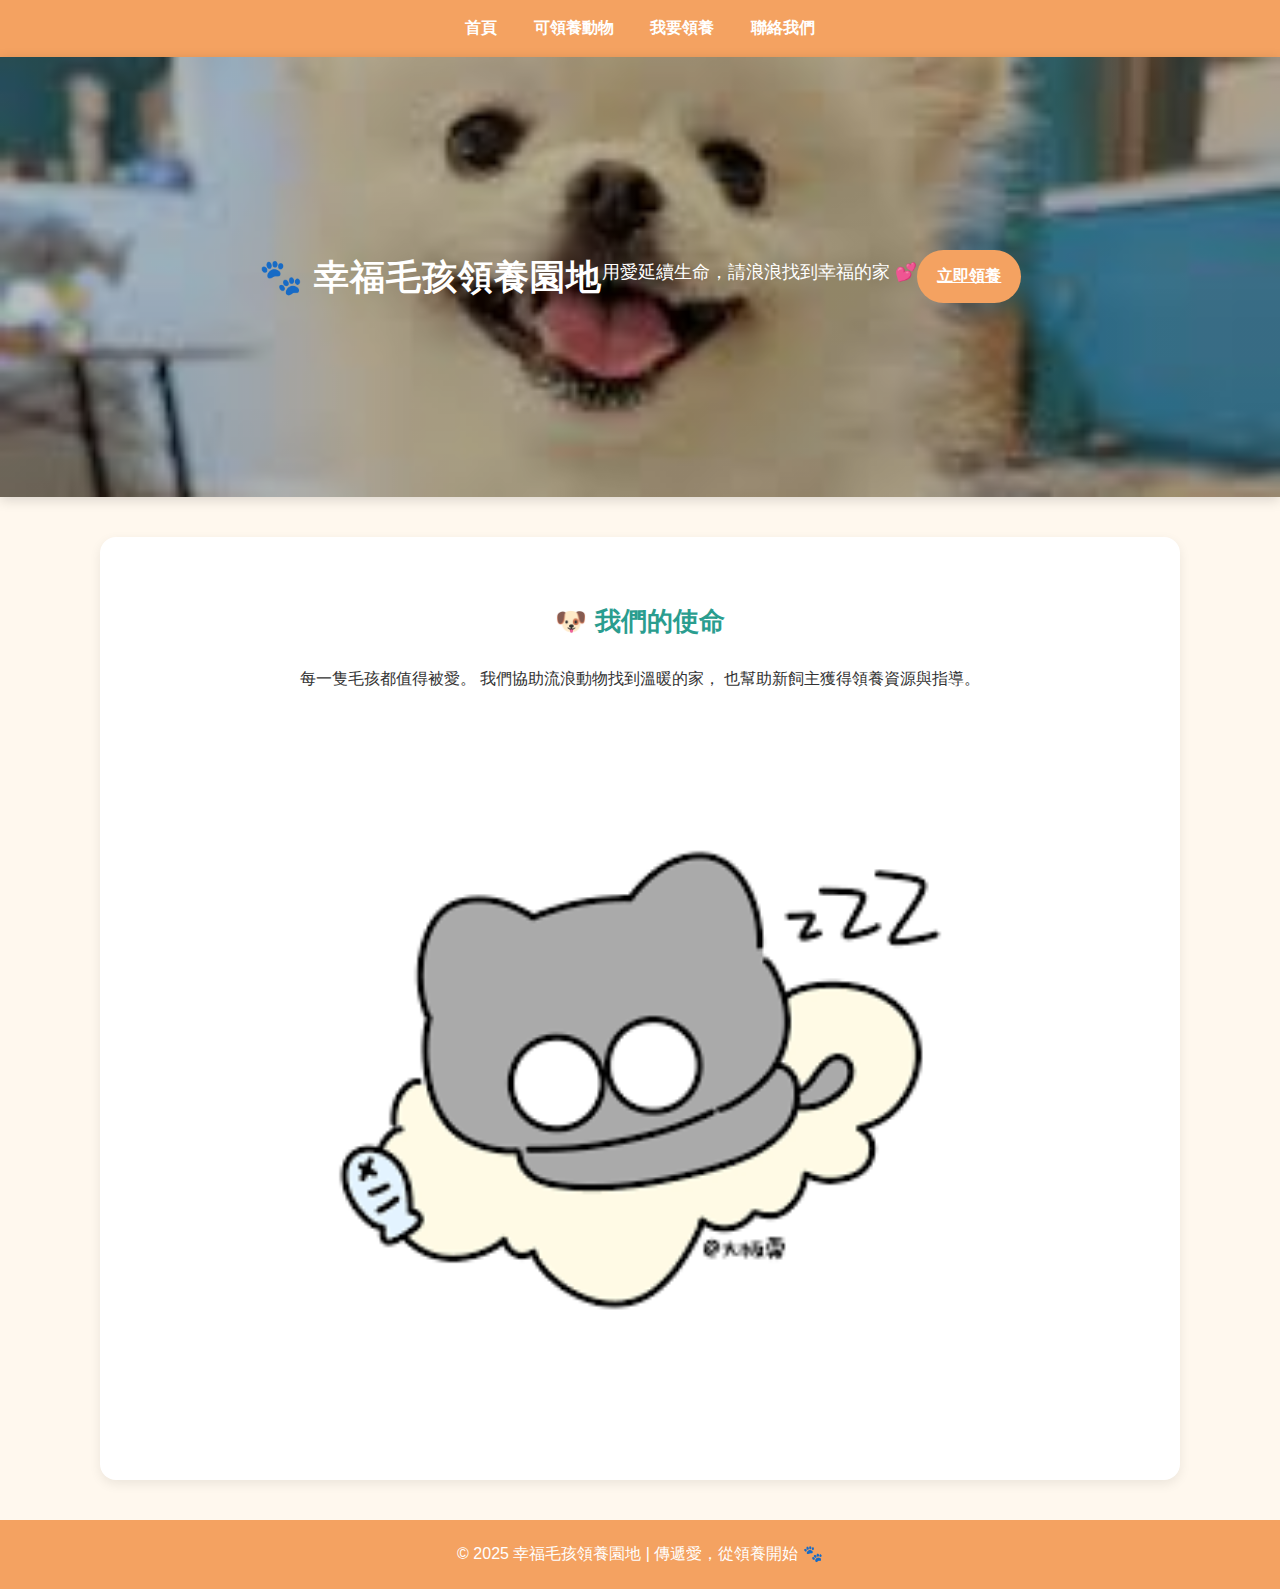
<file: index.html>
<!DOCTYPE html>
<html lang="zh-Hant">
<head>
  <meta charset="UTF-8">
  <title>幸福毛孩領養園地</title>
  <link rel="stylesheet" href="style.css">
</head>
<body>
  <nav class="nav">
    <a href="index.html" class="nav__link">首頁</a>
    <a href="animals.html" class="nav__link">可領養動物</a>
    <a href="adopt.html" class="nav__link">我要領養</a>
    <a href="contact.html" class="nav__link">聯絡我們</a>
  </nav>

  <div class="hero">
    <h1>🐾 幸福毛孩領養園地</h1>
    <p>用愛延續生命，請浪浪找到幸福的家 💕</p>
    <a href="adopt.html" class="btn">立即領養</a>
  </div>
 </div>
 
  <div class="container" style="text-align:center;">
    <h2>🐶 我們的使命</h2>
    <p>每一隻毛孩都值得被愛。  
      我們協助流浪動物找到溫暖的家，  
      也幫助新飼主獲得領養資源與指導。</p>
    <img src="images/wonwoo黑貓.png" alt="毛孩形象圖" style="width:70%;border-radius:16px;margin-top:20px;">
  </div>

  <footer>
    © 2025 幸福毛孩領養園地 | 傳遞愛，從領養開始 🐾
  </footer>
</body>
</html>
</file>
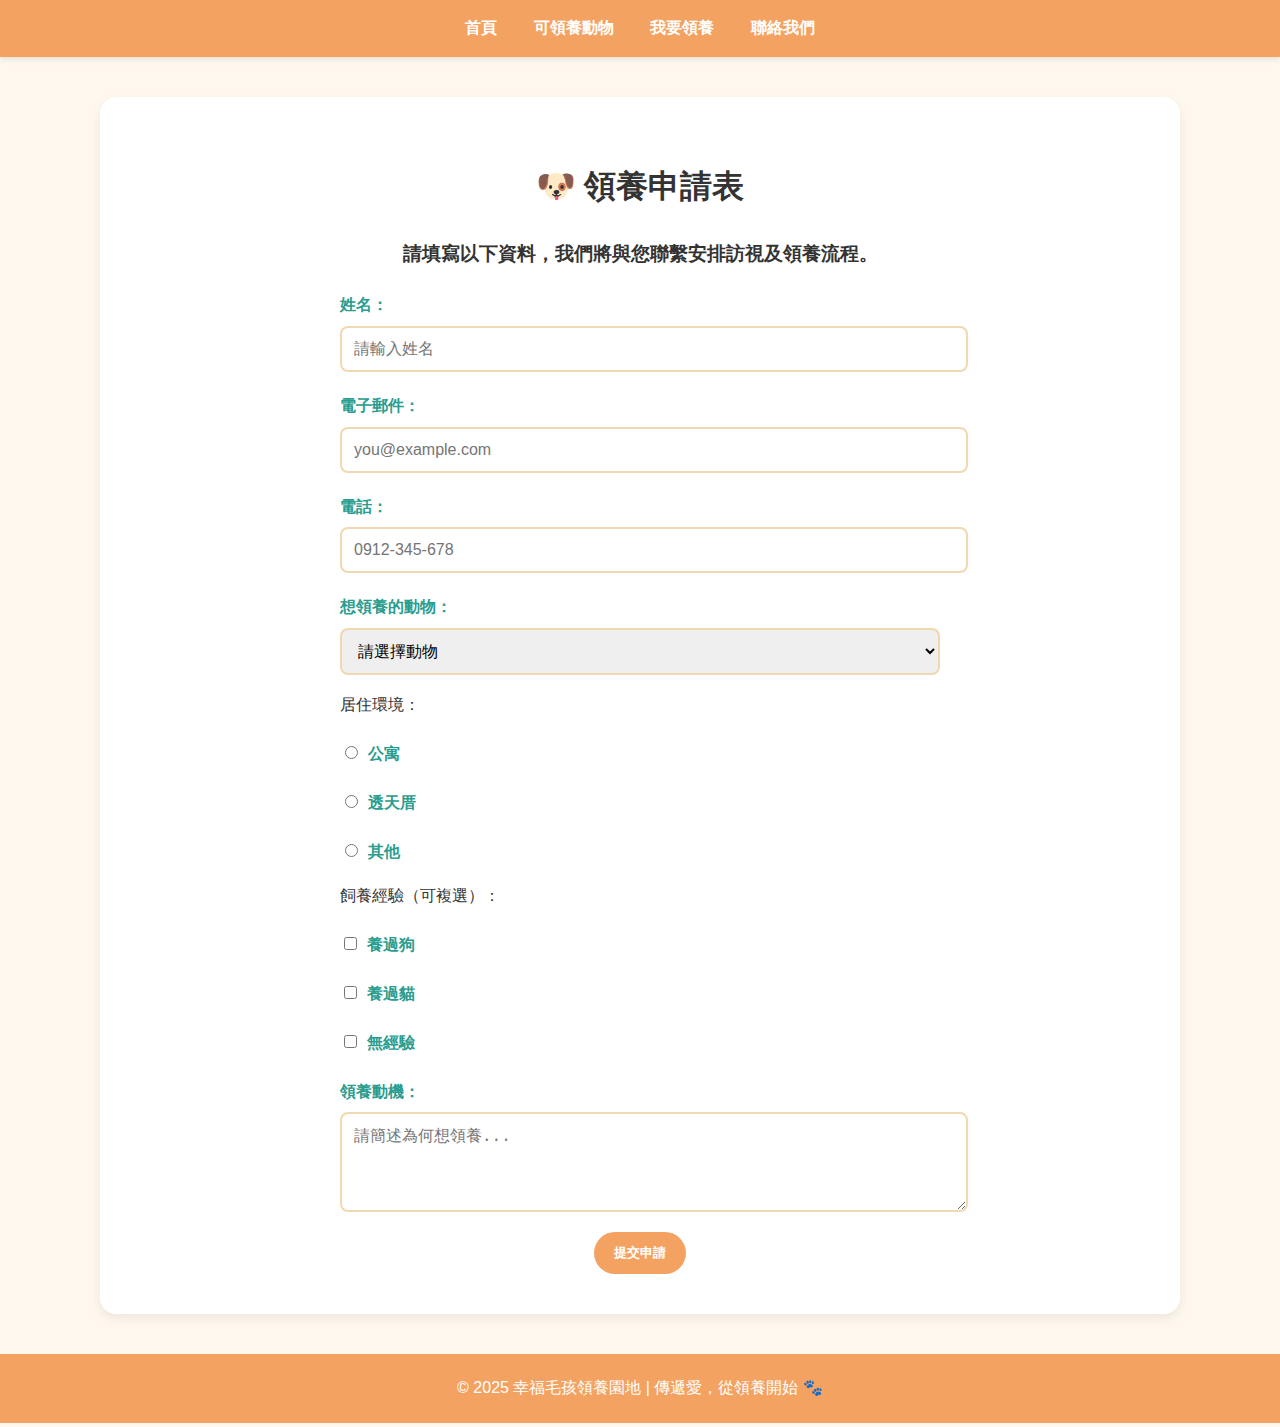
<file: adopt.html>
<!DOCTYPE html>
<html lang="zh-Hant">
<head>
  <meta charset="UTF-8">
  <title>領養申請表</title>
  <link rel="stylesheet" href="style.css">
</head>
<body>
  <nav class="nav">
    <a href="index.html" class="nav__link">首頁</a>
    <a href="animals.html" class="nav__link">可領養動物</a>
    <a href="adopt.html" class="nav__link">我要領養</a>
    <a href="contact.html" class="nav__link">聯絡我們</a>
  </nav>

  <div class="container">
    <h1>🐶 領養申請表</h1>
    <h3>請填寫以下資料，我們將與您聯繫安排訪視及領養流程。</h3>

    <form action="thankyou.html" method="get">
      <label for="name">姓名：</label>
      <input type="text" id="name" name="name" placeholder="請輸入姓名" required>

      <label for="email">電子郵件：</label>
      <input type="email" id="email" name="email" placeholder="you@example.com" required>

      <label for="phone">電話：</label>
      <input type="tel" id="phone" name="phone" placeholder="0912-345-678" required>

      <label for="animal">想領養的動物：</label>
<select id="animal" name="animal" required>
  <option value="">請選擇動物</option>
  <optgroup label="🐶 狗狗">
    <option value="博美阿白">博美阿白</option>
  </optgroup>
  <optgroup label="🐱 貓咪">
    <option value="貓咪小米">貓咪小米</option>
    <option value="黑貓wonwoo">黑貓wonwoo</option>
  </optgroup>
  <optgroup label="🐹 其他小動物">
    <option value="老虎hoshi">老虎hoshi</option>
    <option value="小桔倉鼠">小桔倉鼠</option>
    <option value="小棕浣熊">小棕浣熊</option>
  </optgroup>
</select>

      <p>居住環境：</p>
      <label><input type="radio" name="house" value="apartment"> 公寓</label>
      <label><input type="radio" name="house" value="house"> 透天厝</label>
      <label><input type="radio" name="house" value="other"> 其他</label>

      <p>飼養經驗（可複選）：</p>
      <label><input type="checkbox" name="experience" value="dog"> 養過狗</label>
      <label><input type="checkbox" name="experience" value="cat"> 養過貓</label>
      <label><input type="checkbox" name="experience" value="none"> 無經驗</label>

      <label for="reason">領養動機：</label>
      <textarea id="reason" name="reason" rows="4" placeholder="請簡述為何想領養..."></textarea>

      <div class="btn-group">
        <button class="btn" type="submit">提交申請</button>
      </div>
    </form>
  </div>

  <footer>
    © 2025 幸福毛孩領養園地 | 傳遞愛，從領養開始 🐾
  </footer>
</body>
</html>
</file>
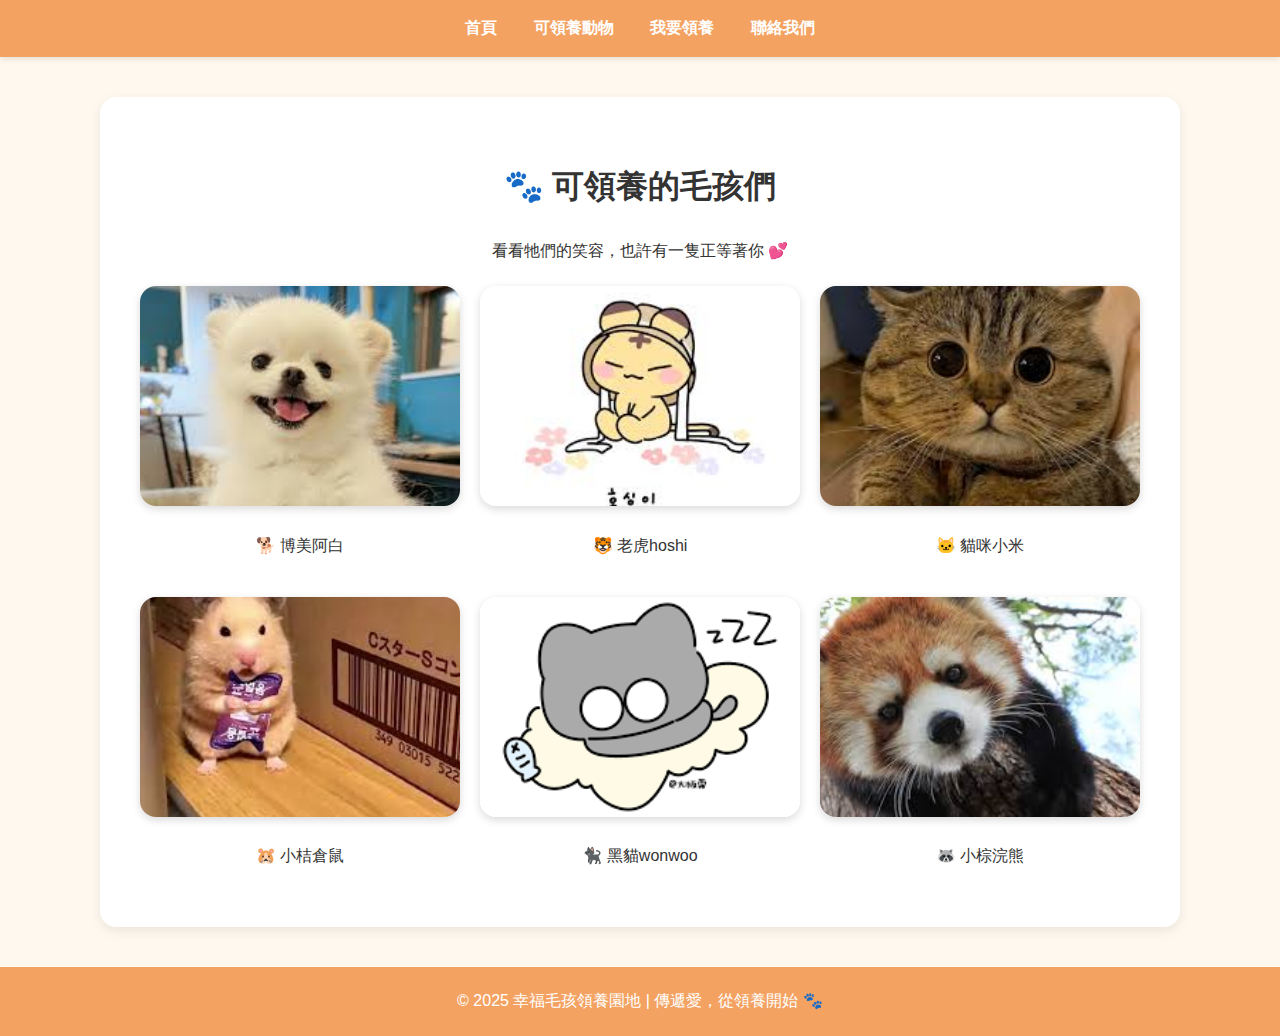
<file: animals.html>
<!DOCTYPE html>
<html lang="zh-Hant">
<head>
  <meta charset="UTF-8">
  <title>可領養動物</title>
  <link rel="stylesheet" href="style.css">
</head>
<body>
  <nav class="nav">
    <a href="index.html" class="nav__link">首頁</a>
    <a href="animals.html" class="nav__link">可領養動物</a>
    <a href="adopt.html" class="nav__link">我要領養</a>
    <a href="contact.html" class="nav__link">聯絡我們</a>
  </nav>

  <div class="container">
    <h1>🐾 可領養的毛孩們</h1>
    <p style="text-align:center;">看看牠們的笑容，也許有一隻正等著你 💕</p>

    <div class="gallery">
  <!-- 阿白 -->
  <div class="animal-card">
    <img src="images/狗狗.jpg" alt="博美阿白" class="animal-img" onclick="document.getElementById('info1').showModal()">
    <p>🐕 博美阿白</p>
  </div>

  <dialog id="info1" class="animal-dialog">
    <h2>🐕 博美阿白</h2>
    <img src="images/狗狗.jpg" alt="博美阿白" class="dialog-img">
    <p>年齡：約 1 歲<br>個性：活潑、喜歡曬太陽 ☀️<br>健康狀況：已結紮，定期施打疫苗</p>
    <button class="btn" onclick="this.closest('dialog').close()">關閉</button>
  </dialog>

  <!-- 老虎 -->
  <div class="animal-card">
    <img src="images/hoshi老虎.jpg" alt="老虎hoshi" class="animal-img" onclick="document.getElementById('info2').showModal()">
    <p>🐯 老虎hoshi</p>
  </div>

  <dialog id="info2" class="animal-dialog">
    <h2>🐯 老虎hoshi</h2>
    <img src="images/hoshi老虎.jpg" alt="老虎hoshi" class="dialog-img">
    <p>年齡：約 3 歲<br>個性：活潑、有點好動、可愛 ☀️<br>健康狀況：良好，已接種疫苗</p>
    <button class="btn" onclick="this.closest('dialog').close()">關閉</button>
  </dialog>

  <!-- 貓咪 -->
  <div class="animal-card">
    <img src="images/貓咪.jpg" alt="貓咪小米" class="animal-img" onclick="document.getElementById('info3').showModal()">
    <p>🐱 貓咪小米</p>
  </div>

  <dialog id="info3" class="animal-dialog">
    <h2>🐱 貓咪小米</h2>
    <img src="images/貓咪.jpg" alt="貓咪小米" class="dialog-img">
    <p>年齡：約 2 歲<br>個性：傲驕、喜歡在毯子裡睡覺 💤<br>健康狀況：已結紮，定期施打疫苗</p>
    <button class="btn" onclick="this.closest('dialog').close()">關閉</button>
  </dialog>

  <!-- 小桔 -->
  <div class="animal-card">
    <img src="images/倉鼠.jpg" alt="小桔倉鼠" class="animal-img" onclick="document.getElementById('info4').showModal()">
    <p>🐹 小桔倉鼠</p>
  </div>

  <dialog id="info4" class="animal-dialog">
    <h2>🐹 小桔倉鼠</h2>
    <img src="images/倉鼠.jpg" alt="小桔倉鼠" class="dialog-img">
    <p>年齡：約 3 歲<br>個性：有點怕人類，但喜歡吃蘋果 🍎<br>健康狀況：已接種疫苗</p>
    <button class="btn" onclick="this.closest('dialog').close()">關閉</button>
  </dialog>

  <!-- 黑貓 -->
  <div class="animal-card">
    <img src="images/wonwoo黑貓.png" alt="黑貓wonwoo" class="animal-img" onclick="document.getElementById('info5').showModal()">
    <p>🐈‍⬛ 黑貓wonwoo</p>
  </div>

  <dialog id="info5" class="animal-dialog">
    <h2>🐈‍⬛ 黑貓wonwoo</h2>
    <img src="images/wonwoo黑貓.png" alt="黑貓wonwoo" class="dialog-img">
    <p>年齡：約 2 歲<br>個性：安靜、喜歡在毛墊上裡睡覺 💤<br>健康狀況：良好，定期施打疫苗</p>
    <button class="btn" onclick="this.closest('dialog').close()">關閉</button>
  </dialog>

  <!-- 浣熊 -->
  <div class="animal-card">
    <img src="images/浣熊.jpg" alt="小棕浣熊" class="animal-img" onclick="document.getElementById('info6').showModal()">
    <p>🦝 小棕浣熊</p>
  </div>

  <dialog id="info6" class="animal-dialog">
    <h2>🦝 小棕浣熊</h2>
    <img src="images/浣熊.jpg" alt="小棕浣熊" class="dialog-img">
    <p>年齡：約 3 歲<br>個性：忠誠、有點害羞 🍂<br>健康狀況：已接種疫苗</p>
    <button class="btn" onclick="this.closest('dialog').close()">關閉</button>
  </dialog>
</div>
  </div>

  <footer>
    © 2025 幸福毛孩領養園地 | 傳遞愛，從領養開始 🐾
  </footer>
</body>
</html>
</file>
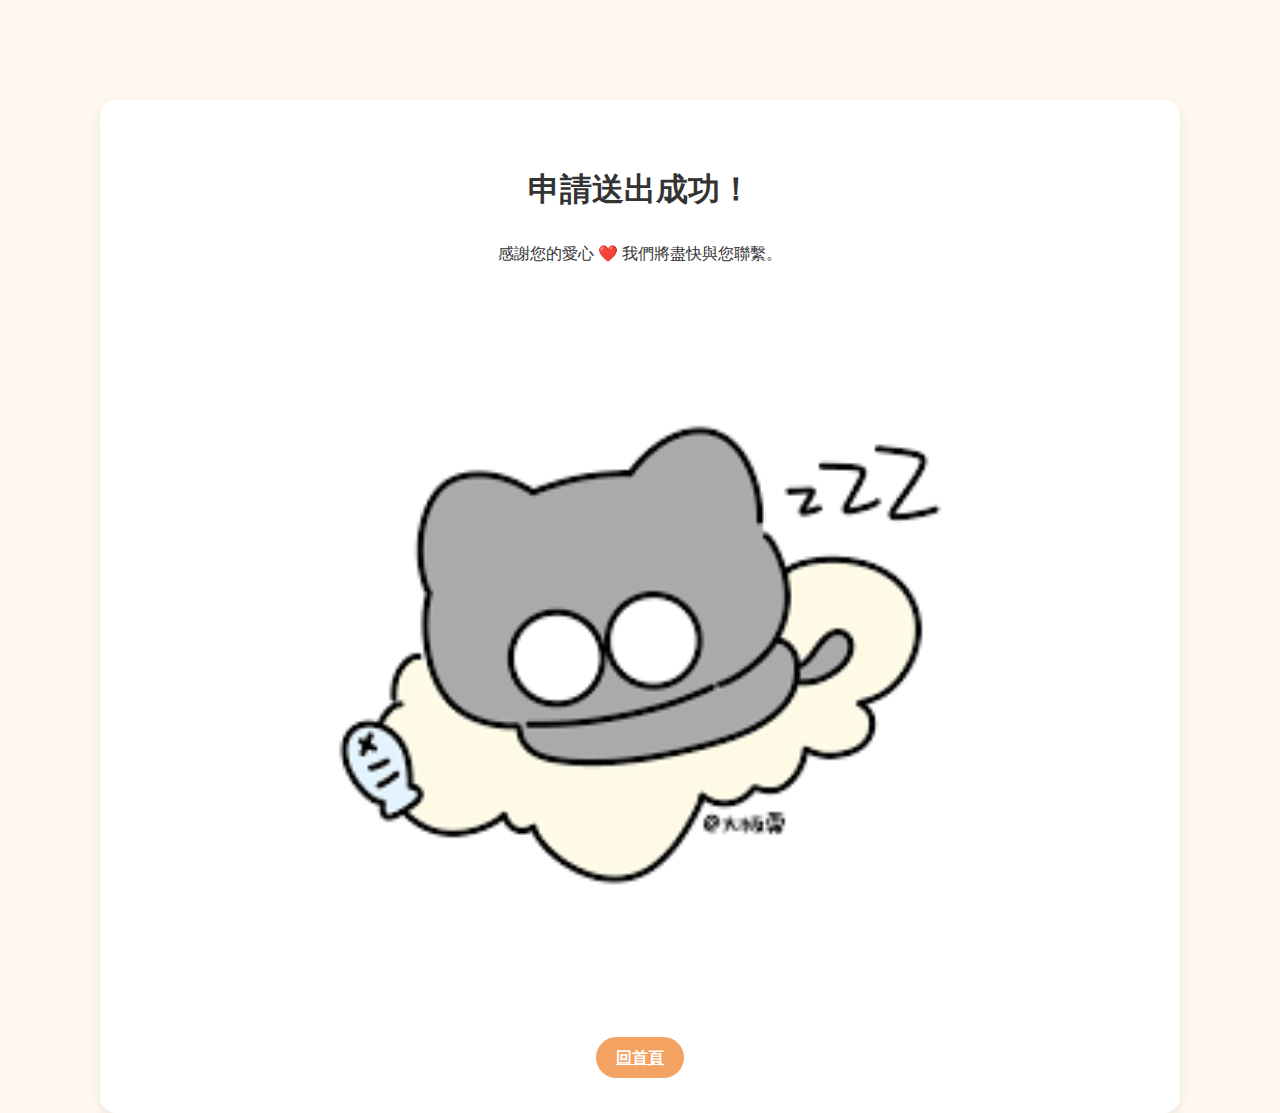
<file: thankyou.html>
<!DOCTYPE html>
<html lang="zh-Hant">
<head>
  <meta charset="UTF-8">
  <title>申請完成</title>
  <link rel="stylesheet" href="style.css">
</head>
<body>
  <div class="container" style="text-align:center;margin-top:100px;">
    <h1>申請送出成功！</h1>
    <p>感謝您的愛心 ❤️ 我們將盡快與您聯繫。</p>
    <img src="images/wonwoo黑貓.png" alt="毛孩形象圖" style="width:70%;border-radius:16px;margin-top:20px;">
    <br> <!-- 換行，讓按鈕出現在圖片下方 -->
    <br> 
    <a href="index.html" class="btn">回首頁</a>
  </div>
</body>
</html>
</file>
<file: style.css>
/* === 全站顏色設定 === */
:root {
  --main-color: #f4a261;      /* 橘色 */
  --main-dark: #e76f51;       /* 深橘紅 */
  --accent-color: #2a9d8f;    /* 粉綠 */
  --bg-light: #fff8ee;        /* 米白背景 */
  --text-color: #333;
}

/* === Flex 版型讓 footer 永遠在底部 === */
html, body {
  height: 100%;
  margin: 0;
  display: flex;
  flex-direction: column;
}

/* === 全域設定 === */
body {
  font-family: "Noto Sans TC", "Comic Neue", sans-serif;
  background-color: var(--bg-light);
  color: var(--text-color);
  line-height: 1.8;
}

/* === 導覽列 === */
.nav {
  background-color: var(--main-color);
  text-align: center;
  padding: 14px 0;
  box-shadow: 0 2px 6px rgba(0,0,0,0.1);
}
.nav__link {
  color: #fff;
  text-decoration: none;
  margin: 0 16px;
  font-weight: 600;
  transition: color 0.3s ease;
}
.nav__link:hover {
  color: var(--accent-color);
}

/* === Hero 區塊 === */
.hero {
  text-align: center;
  background: linear-gradient(135deg, #f4a261, #e76f51);
  color: #fff;
  padding: 60px 20px;
  border-radius: 16px;
  box-shadow: 0 3px 12px rgba(0,0,0,0.15);
  flex: 1; /* 撐開主體空間 */
}
.hero h1 {
  color: #fff;
  font-size: 2.2rem;
  letter-spacing: 1px;
}
.hero p {
  font-size: 1.1rem;
  margin: 12px 0 20px;
}

/* === 主容器 === */
.container {
  width: 85%;
  max-width: 1000px;
  margin: 40px auto;
  background-color: #fff;
  padding: 40px;
  border-radius: 16px;
  box-shadow: 0 4px 12px rgba(0,0,0,0.08);
  flex: 1; /* 撐開主體空間 */
}

.container h3 {
    text-align: center;
    margin-bottom: 20px;
    color: var(--text-color);
}

/* === 標題 === */
h1, h2 {
  text-align: center;
}
h2 {
  color: var(--accent-color);
  font-size: 1.6rem;
}

/* === 按鈕 === */
.btn {
  background-color: var(--main-color);
  color: #fff;
  padding: 12px 20px;
  border: none;
  border-radius: 50px;
  cursor: pointer;
  transition: all 0.3s ease;
  font-weight: 600;
}
.btn:hover {
  background-color: var(--main-dark);
  transform: translateY(-3px);
  box-shadow: 0 4px 8px rgba(0,0,0,0.2);
}

.btn-group {
  text-align: center;
  margin-top: 10px;
}

/* === 表單 === */
form {
  width: 100%;
  max-width: 600px;
  margin: 0 auto;
}
label {
  font-weight: bold;
  display: block;
  margin-top: 20px;
  color: var(--accent-color);
}
input, select, textarea {
  width: 100%;
  padding: 12px;
  margin-top: 6px;
  border: 2px solid #f0d8b0;
  border-radius: 8px;
  transition: border-color 0.3s ease;
  font-size: 1rem;
}
input:focus, select:focus, textarea:focus {
  border-color: var(--main-color);
  outline: none;
}
input[type="radio"], input[type="checkbox"] {
  width: auto;
  margin-right: 6px;
}

/* === 圖片牆 === */
.gallery {
  display: grid;
  grid-template-columns: repeat(auto-fill, minmax(240px, 1fr));
  gap: 20px;
  margin-top: 20px;
}
.gallery img {
  width: 100%;
  height: 220px;
  object-fit: cover;
  border-radius: 16px;
  box-shadow: 0 3px 8px rgba(0,0,0,0.15);
  transition: transform 0.3s ease, box-shadow 0.3s ease;
}
.gallery img:hover {
  transform: scale(1.05);
  box-shadow: 0 6px 16px rgba(0,0,0,0.25);
}

/* === Footer === */
footer {
  text-align: center;
  padding: 20px;
  background-color: var(--main-color);
  color: #fff;
  border-top-left-radius: 0px;
  border-top-right-radius: 0px;
  font-weight: 500;
}

/* Hero：整張圖當背景 */
.hero {
  position: relative;
  min-height: 320px;                  /* 視覺高度 */
  padding: 60px 20px;                 /* 內距避免文字貼邊 */
  border-radius: 0px;
  box-shadow: 0 3px 12px rgba(0,0,0,0.15);
  background-image: 
    linear-gradient(                  /* 上方淡淡的漸層做遮罩，讓字清楚 */
      rgba(0,0,0,0.25), 
      rgba(0,0,0,0.25)
    ),
    url("images/狗狗.jpg");                  /* ← 換成你的圖片檔名 */
  background-size: cover;             /* 充滿區塊、不變形 */
  background-position: center;        /* 居中對齊 */
  color: #fff;                        /* 讓文字變白 */
  display: flex;                      /* 置中內容 */
  align-items: center;                /* 垂直置中 */
  justify-content: center;            /* 水平置中 */
  text-align: center;                 /* 文字置中 */
}

/* 文字容器（可加一點陰影提升可讀性） */
.hero__content h1 { 
  margin: 0 0 8px;
  font-size: 2rem;
  text-shadow: 0 2px 8px rgba(0,0,0,0.35);
}
.hero__content p {
  margin: 0 0 16px;
  text-shadow: 0 2px 6px rgba(0,0,0,0.3);
}

.animal-card {
  text-align: center;
}
.animal-img {
  width: 100%;
  height: 220px;
  object-fit: cover;
  border-radius: 12px;
  cursor: pointer;
  transition: transform 0.2s;
}
.animal-img:hover {
  transform: scale(1.05);
}

/* 彈出視窗樣式 */
.animal-dialog {
  border: none;
  border-radius: 16px;
  padding: 20px;
  max-width: 400px;
  text-align: center;
  background: rgba(255, 255, 255, 0.95);
  box-shadow: 0 8px 24px rgba(0,0,0,0.2);
  backdrop-filter: blur(5px);
}
.dialog-img {
  width: 80%;
  border-radius: 12px;
  margin-bottom: 10px;
}

/* 背景半透明遮罩 */
::backdrop {
  background: rgba(0,0,0,0.4);
}
</file>
